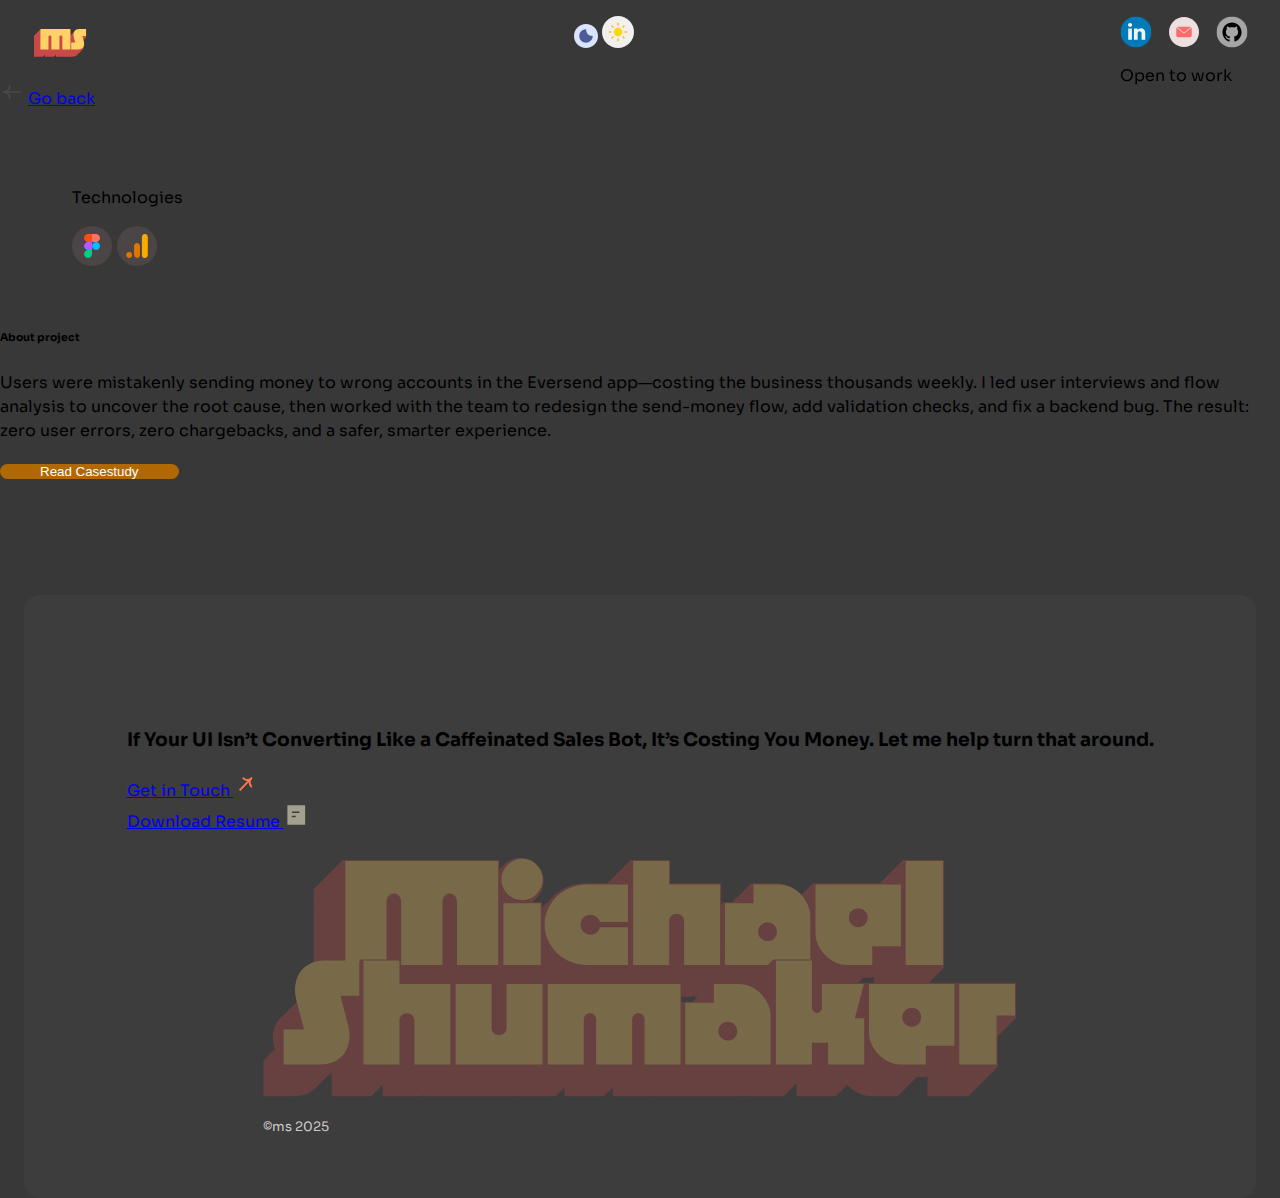
<file: F_project_1.html>
<!DOCTYPE html>
<html lang="en">
<head>
    <meta charset="UTF-8">
    <meta name="viewport" content="width=device-width, initial-scale=1.0">
    <title>Project1</title>

    <link rel="apple-touch-icon" sizes="180x180" href="/Favicons/apple-touch-icon.png">
    <link rel="icon" type="image/png" sizes="32x32" href="/Favicons/favicon-32x32.png
    ">
    <link rel="icon" type="image/png" sizes="16x16" href="/Favicons/favicon-16x16.png">

    <link rel="manifest" href="/site.webmanifest">

    <link rel="stylesheet" href="Project_page.css" />
    <link rel="stylesheet" href="F_project.css" />
    <link rel="stylesheet" href="animation.css"/>


</head>
<body>
    <main>
      <nav> 
        <ul class="navContainer">
          <li class="Mslogo">
            <a href="/index.html" target="_blank" rel="noopener   noreferrer">
              <img src="/Images/MS_Logo.svg" alt="Logo" />
             </a>
          </li>

          <input type="checkbox" id="theme-switcher" hidden aria-hidden="true">
            <label for="theme-switcher" class="theme-btn" aria-label="Toggle dark mode">
              <span class="theme-icon">
                <img src="/Icons/Theme/Dark_fill.svg" alt="Dark mode" class="dark-icon">
                <img src="/Icons/Theme/Light_fill.svg" alt="Light mode" class="light-icon">
              </span>
            </label>

          <div class="socials">
            <!-- social links  -->
            <div class="social-links">
              
              <a href="https://www.linkedin.com/in/michael-shumaker-ms/" target="_blank" rel="noopener noreferrer">
                <img  class="social-icon" src="/Icons/LinkendIn_circle.svg" alt="linkedin icon button" />
              </a>

              <a href="mailto:mshumaker.ms@gmail.com"
                target="_blank" rel="noopener noreferrer">
                <img class="social-icon emailIcon" src="/Icons/Email_Icon.svg" alt="Email icon button" />
                  
              </a>
      
              <a href="https://github.com/16pxMs/"        target="_blank" rel="noopener noreferrer">
                  <img  class="social-icon" src="/Icons/GITHUB.svg" alt="Github icon button" />
              </a>
            </div>
  
            <div class="workStatusContainer">
              <div class="ring-container">
                <div class="ringring"></div>
                <div class="circle"></div>
              </div>

              <p class="workstatusText">Open to work</p>
            </div>

          </div>

        </ul>

      </nav>

      <section class="backBtnWrapper">
        <img src="/Icons/BackArrow.svg" class="backIcon" alt="back icon"/> 
        <a href="/index.html" target="_parent" rel="noopener   noreferrer">
         <span class="bckBtn"> Go back </span>
        </a>
        
      </section>

      <section class="projectContentContainer">
        <div class="aboutProject">

          <div id="project-display">
            <h1>
                <span id="project-id"></span>
                <span id="project-title"></span>
            </h1>
            <div class="projectTechnologies">
              <p class="technologies">Technologies</p>
              <div class="technologyImages">
                <img src="/Icons/Technologies/Figma.svg" alt="figma icon" class="figma techLogo"/>
                
                <img src="/Icons/Technologies/Google annalytics.svg" alt="Google Analytics" class="googleAnalytics techLogo" />
              </div>
              
            </div>
          </div>
  
  
          <div class="projectDetails">
            <h6 class="projectAboutTitle">About project</h6>
            <p class="detailCopy">
              Users were mistakenly sending money to wrong accounts in the Eversend app—costing the business thousands weekly. I led user interviews and flow analysis to uncover the root cause, then worked with the team to redesign the send-money flow, add validation checks, and fix a backend bug. The result: zero user errors, zero chargebacks, and a safer, smarter experience.
              
            </p>
  
            <!-- <div class="projectLinkButton">
             <a href="" target="_blank" class="projectLink">drive.com</a>
             <img src="/Icons/arrow_outward_24dp_E3E3E3_FILL0_wght400_GRAD0_opsz24.svg" class="redirectIcon" />
            </div> -->
          </div>
        
  
        </div>
  
        
    

     
      <!-- button page navigation -->

      <section class="projectButtomNav">
        
        <button class="readcasestudyBtn">
          Read Casestudy
        </button>

      </section>
      
        
      <footer class="footer">

        <div class="footerConversionWrapper">
          <h3 class="footerConversionCopy">
            If Your UI Isn’t Converting Like a Caffeinated Sales Bot, It’s Costing You Money. Let me help turn that around.
      
          </h3>

          <div class="footerCTA">
            <div class="getInTouchWrapper">
              <a href="mailto:mshumaker.ms@gmail.com?  subject=Fix%20My%20UI" class="getInTouch cta-button">
                Get in Touch
              </a>

              <img src="/Icons/Arrow_redirect.svg" class="redirectIcon"/> 

            </div>
            

            <div class="resumeWrapper">
              <a href="https://drive.google.com/uc?export=download&id=1uHDQ16A-S-M0Vs9ILMzFKjZ0tNRaa5qe" 
                 class="resume-button"
                 target="_blank"
                 rel="noopener noreferrer"
                 onclick="setTimeout(() => { window.location.href = this.href }, 500); return false;">
                Download Resume
              </a>
              <img src="/Icons/Document.svg" class="resumeIcon" alt="Document icon"/> 
            </div>
            
          </div>
        </div>

        <div class="copyrightWrapper">
          
          <img class="footerImage" src="/Icons/Michael_Footer_Img.svg">
  
          <p class="footerCopyright"> ©ms 2025 </p>
        </div>
       

      </footer>

  


    </main>
    <script src="project_data.js"></script>
    <script src="projects.js"></script>
    <script src="animation.js"></script>
      
</body>
</html>
</file>
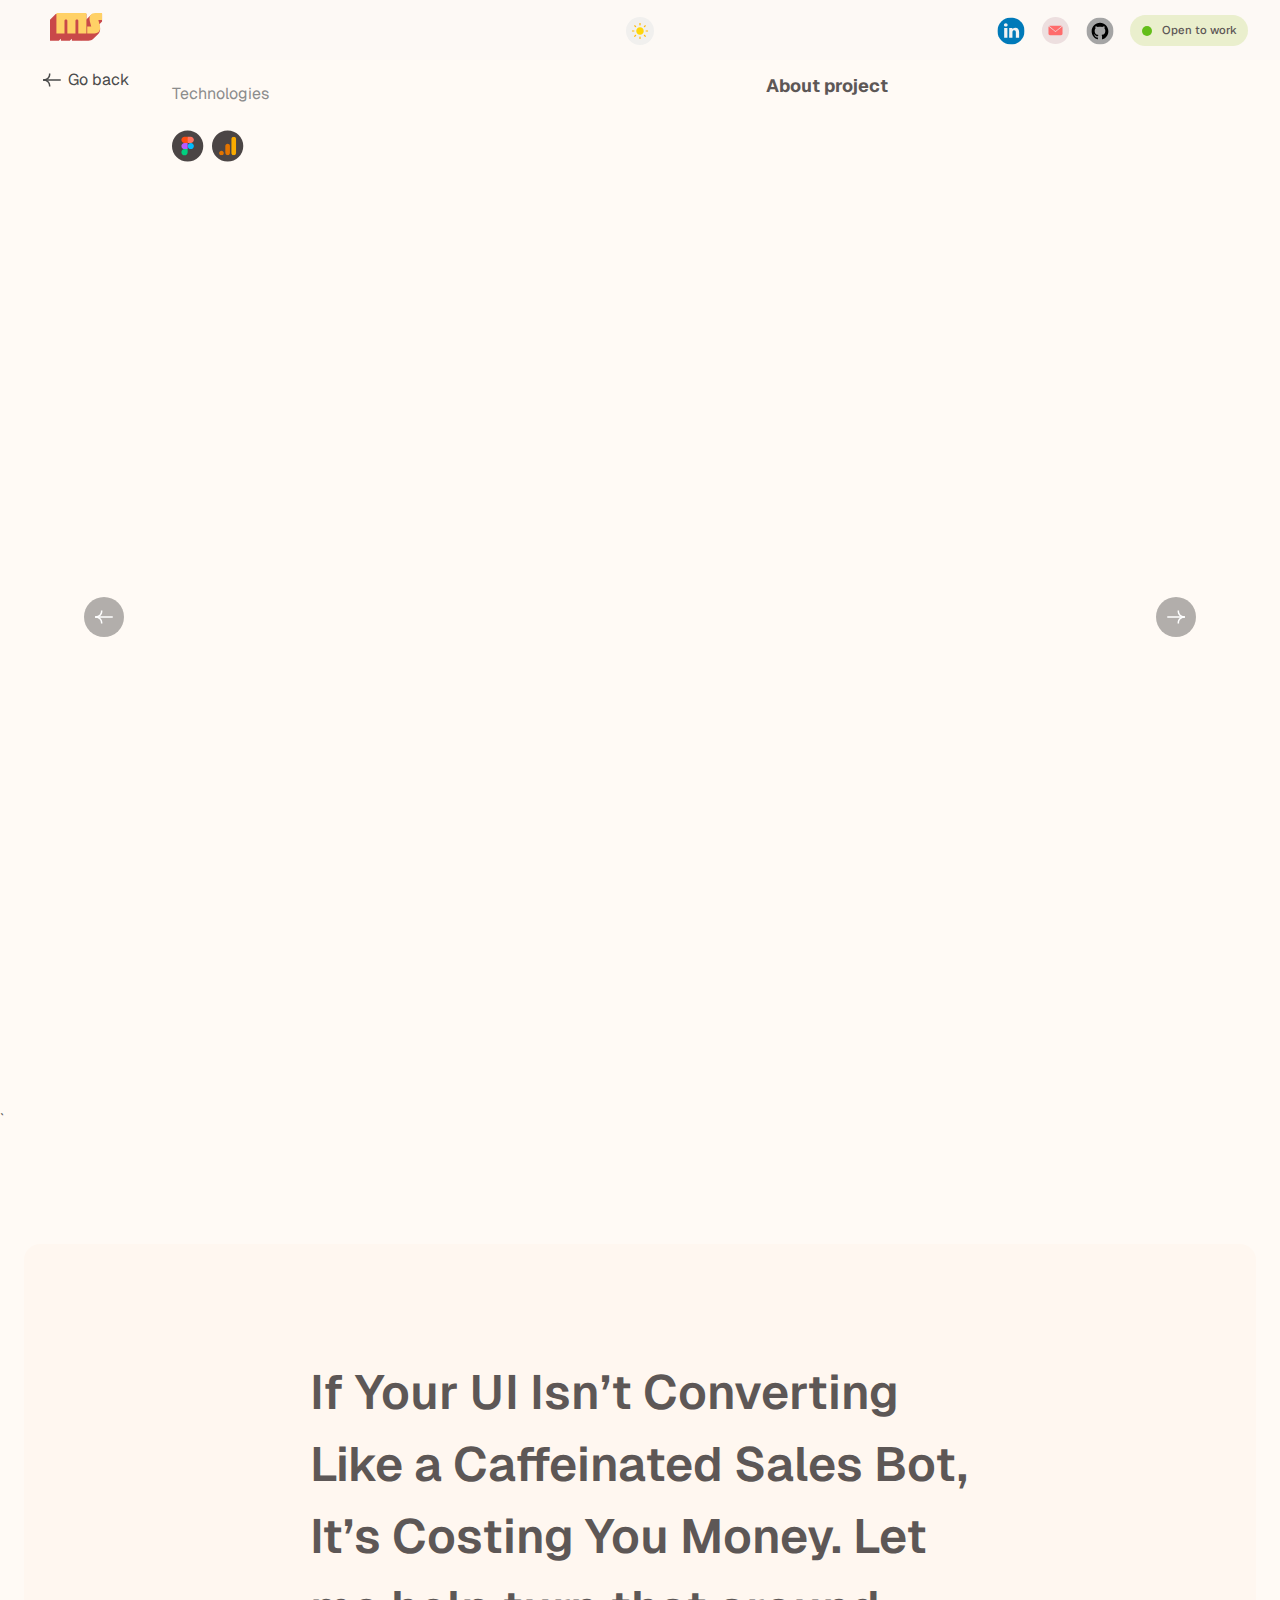
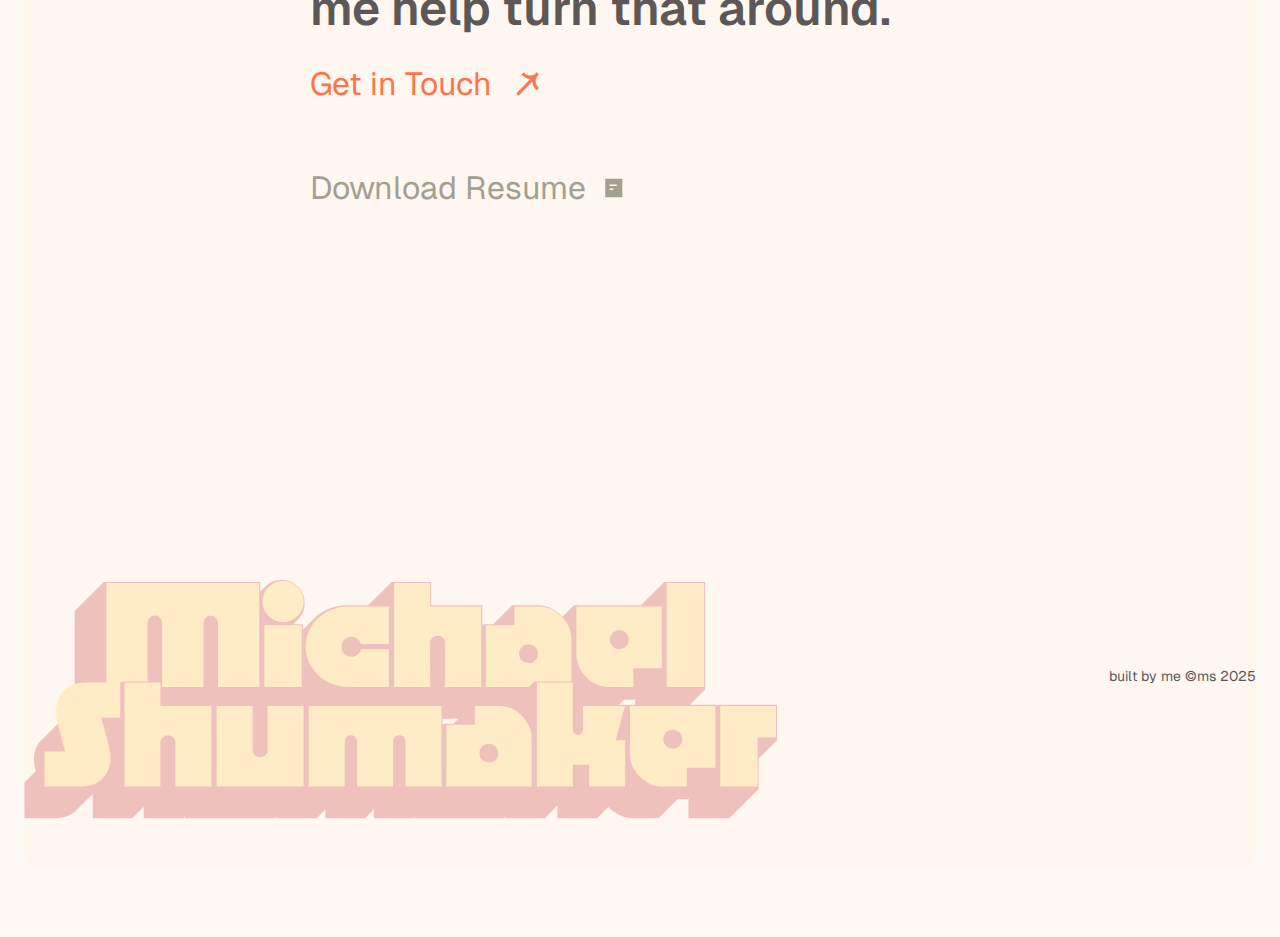
<file: gallery_project.html>
<!DOCTYPE html>
<html lang="en">
  <head>
    <!-- Google tag (gtag.js) -->
    <script async src="https://www.googletagmanager.com/gtag/js?id=G-Y16V58EBF5"></script>
    <script>
      window.dataLayer = window.dataLayer || [];
      function gtag(){dataLayer.push(arguments);}
      gtag('js', new Date());

      gtag('config', 'G-Y16V58EBF5');
    </script>
      <meta charset="UTF-8">
      <meta name="viewport" content="width=device-width, initial-scale=1.0">
      <title>Project1</title>

      <link rel="apple-touch-icon" sizes="180x180" href="/Favicons/apple-touch-icon.png">
      <link rel="icon" type="image/png" sizes="32x32" href="/Favicons/favicon-32x32.png
      ">
      <link rel="icon" type="image/png" sizes="16x16" href="/Favicons/favicon-16x16.png">

      <link rel="manifest" href="/site.webmanifest">

      <link rel="stylesheet" href="gallery_project.css" />
      <link rel="stylesheet" href="animation.css"/>


  </head>
  <body>
      <main>
        <nav> 
          <ul class="navContainer">
            <li class="Mslogo">
              <a href="/index.html" target="_blank" rel="noopener   noreferrer">
                <img src="/Images/MS_Logo.svg" alt="Logo" />
              </a>
            </li>

            <input type="checkbox" id="theme-switcher" hidden aria-hidden="true">
              <label for="theme-switcher" class="theme-btn" aria-label="Toggle dark mode">
                <span class="theme-icon">
                  <img src="/Icons/Theme/Dark_fill.svg" alt="Dark mode" class="dark-icon">
                  <img src="/Icons/Theme/Light_fill.svg" alt="Light mode" class="light-icon">
                </span>
              </label>

            <div class="socials">

              <!-- social links  -->
              <div class="social-links">
                
                <a href="https://www.linkedin.com/in/michael-shumaker-ms/" target="_blank" rel="noopener noreferrer">
                  <img  class="social-icon" src="/Icons/LinkendIn_circle.svg" alt="linkedin icon button" />
                </a>

                <a href="mailto:mshumaker.ms@gmail.com"
                  target="_blank" rel="noopener noreferrer">
                  <img class="social-icon emailIcon" src="/Icons/Email_Icon.svg" alt="Email icon button" />
                    
                </a>
        
                <a href="https://github.com/16pxMs/"        target="_blank" rel="noopener noreferrer">
                    <img  class="social-icon" src="/Icons/GITHUB.svg" alt="Github icon button" />
                </a>
              </div>
    
              <div class="workStatusContainer">
                <div class="ring-container">
                  <div class="ringring"></div>
                  <div class="circle"></div>
                </div>

                <p class="workstatusText">Open to work</p>
              </div>

            </div>

          </ul>

        </nav>

        <section class="backBtnWrapper">
          <img src="/Icons/BackArrow.svg" class="backIcon" alt="back icon"/> 
          <a href="/index.html" target="_parent" rel="noopener   noreferrer">
          <span class="bckBtn"> Go back </span>
          </a>
          
        </section>

        <section class="projectContentContainer">
          <div class="aboutProject">

            <div id="project-display">
              <h1>
                  <span id="project-id"></span>
                  <span id="project-title"></span>
              </h1>
              <div class="projectTechnologies">
                <p class="technologies">Technologies</p>
                <div class="technologyImages">
                  <img src="/Icons/Technologies/Figma.svg" alt="figma icon" class="figma techLogo"/>
                  
                  <img src="/Icons/Technologies/Google annalytics.svg" alt="Google Analytics" class="googleAnalytics techLogo" />
                </div>
                
              </div>
            </div>
    
    
            <div class="projectDetails">
              <h6 class="projectAboutTitle">About project</h6>
              <p class="detailCopy">
                
              </p>
            </div>
          
    
          </div>
        </section>



        <section class="project-gallery-section">
          <div id="project-gallery-container" class="carousel-container">
            <button class="carousel-button prev" aria-label="Previous image">
              <img src="/Icons/Arrow_left.svg" alt="Previous">
            </button>
            
            <div class="carousel-track-container">
              <div class="carousel-track"></div>
            </div>
            
            <button class="carousel-button next" aria-label="Next image">
              <img src="/Icons/arrow_right.svg" alt="Next">
            </button>
          </div>

          
          
          <!-- Thumbnail preview container -->
          <div class="thumbnail-preview-container">
            <div class="thumbnail-track"></div>
          </div>
        </section>`




        <footer class="footer">

          <div class="footerConversionWrapper">
            <h3 class="footerConversionCopy">
              If Your UI Isn’t Converting Like a Caffeinated Sales Bot, It’s Costing You Money. Let me help turn that around.
        
            </h3>

            <div class="footerCTA">
              <div class="getInTouchWrapper">
                <a href="mailto:mshumaker.ms@gmail.com?  subject=Fix%20My%20UI" class="getInTouch cta-button">
                  Get in Touch
                </a>

                <img src="/Icons/Arrow_redirect.svg" class="redirectIcon"/> 

              </div>
              

              <div class="resumeWrapper">
                <a href="https://drive.google.com/uc?export=download&id=1uHDQ16A-S-M0Vs9ILMzFKjZ0tNRaa5qe" 
                  class="resume-button"
                  target="_blank"
                  rel="noopener noreferrer"
                  onclick="setTimeout(() => { window.location.href = this.href }, 500); return false;">
                  Download Resume
                </a>
                <img src="/Icons/Document.svg" class="resumeIcon" alt="Document icon"/> 
              </div>
              
            </div>
          </div>

          <div class="copyrightWrapper">
            
            <img class="footerImage" src="/Icons/Michael_Footer_Img.svg">
    
            <p class="footerCopyright"> built by me ©ms 2025 </p>
          </div>
        

        </footer>

    
          
      
    

          
        
    


      </main>
      <script src="project_data.js"></script>
      <script src="projects.js"></script>
      <script src="projectGallery.js"></script>
      <script src="animation.js"></script>
    
        
  </body>
</html>
</file>
<file: Project_page.css>
@import url('https://fonts.googleapis.com/css2?family=Outfit:wght@100..900&family=Sora:wght@100..800&display=swap');


*, 
*::before,
*::after  {
  box-sizing: border-box;
}

:root {
  font-size: 100%;

}


body {
  margin: 0;
  font-family: 'Sora', sans-serif;
  line-height: 1.5;
}

main {
  width: 100%;
  min-height: 100vh;
  background-color: #383838;
  position: relative;
  overflow: hidden;
  padding-top: 80px;
  z-index: 1;
}

/* Top navigation */

nav {
  width: 100%;
  height: 60px;
  margin: 0 0 3em 0;
  padding: 0 2em;
  position: fixed;
  top: 0;
  left: 0;
  z-index: 1000;
  background-color: rgba(56, 56, 56, 0.243); 
  backdrop-filter: blur(5px); 
  transition: all 0.3s ease; 
}

.navContainer {
  display: flex;
  justify-content: space-between;
  width: 100%;
  padding: 0;
}
  
.Mslogo {
  list-style-type: none;
}

.statusContainer {
  color: hsl(0, 0%, 100%);
  background-color: #97959577;
  padding: 0.4em 1em;
  font-size: 0.875em;
  border-radius: 4px;
}
  
.workStatus {
  display: flex;
  align-items: center;
  gap: 1.5em;
}
  
  /* Social links */
  
.social-links {
display: flex;
gap: 1em;
height: 32px;
}
  
.social-icon {
  transition: transform 0.3s ease;
  width: 32px;  /* Set a consistent width */
  height: 32px; /* Set a consistent height */
  display: block;
}
  
.social-icon:hover {
  transform: scale(1.1);
} 
  
 

  


/* ===== PROJECT PAGE STYLES ===== */
#project-display {
  padding: 2rem;
  max-width: 1200px;
  margin: 0 auto;
}
  
#project-id {
  display: flex;
  font-size: 1.2rem;
  font-weight: 500;
  color: hsl(0, 0%, 100%); 
}
  
#project-title {
  font-size: 2.5rem;
  font-weight: 800;
  color: #dedede;  
}

.projecrButtomNav {
  display: flex;
  justify-content: space-between;
  margin: 1em;
  padding: 0 2em;
  position: relative;
}

.previousBtn, .nextBtn {
border-bottom: solid 3px transparent;
font-size: 16px;
color: hsl(0, 0%, 100%);
cursor: pointer;
padding-bottom: 5px;
position: relative;
}

.previousBtn:hover, .nextBtn:hover {
  border-bottom: solid 3px white;
}

.readcasestudyBtn {
  background-color: hsl(35, 96%, 35%);
  border: none;
  border-radius: 24px;
  color: hsl(0, 0%, 100%);
  padding: 0 3em;
}


/* Responsive Adjustments */
@media (max-width: 768px) {
  #project-id, 
  #project-title {
    font-size: 1.8rem;
  }
  
  .project-content {
    padding: 1.5rem;
  }
}
  












































/* FOOTER */

.footer {
    display: flex;
    flex-direction: column;
    align-items: center;
    margin: 7em 01.5em 0 1.5em;
    padding: 7em 0 3em 0;
    border-radius: 16px;
    background-color: hsl(0, 0%, 24%);
    
  }
  
  .footerCopyright, .footerBragCopy  {
    color: hsl(0, 0%, 80%);
  }
  
  .footerCopyright {
    font-size: small;
  }
</file>
<file: F_project.css>
`
</file>
<file: animation.css>
/* Page transition animation styles - Only for the transition between pages */
.page-transition-overlay {
    position: fixed;
    bottom: 0;
    left: 0;
    width: 100%;
    height: 0;
    background-color: hsl(189, 51%, 7%);
    z-index: 1000;
    transition: height 0.8s cubic-bezier(0.86, 0, 0.07, 1);
    overflow: hidden;
  }
  
  .page-transition-overlay.active {
    height: 100%;
    top: auto; 
    bottom: 0; 
  }
  
  .project-transition-info {
    position: absolute;
    top: 50%;
    left: 50%;
    transform: translate(-50%, -50%);
    text-align: center;
    opacity: 0;
    transition: opacity 0.6s cubic-bezier(0.32, 0, 0.67, 0) 0.2s;
  }
  
  .page-transition-overlay.active .project-transition-info {
    opacity: 1;
    transition-delay: 0.2s;
  }
  
  .transition-project-id {
    display: block;
    font-size: 1.5rem;
    margin-bottom: 0.5rem;
    color: hsl(0, 0%, 90%);
  }
  
  .transition-project-title {
    font-size: 2.5rem;
    margin: 0;
    color: hsl(0, 0%, 100%);
  }


/* pulse animation */
@keyframes pulsate {
    0% { transform: scale(0.6); opacity: 0; }
    50% { opacity: 0.8; }
    100% { transform: scale(1.2); opacity: 0; }
  }
</file>
<file: gallery_project.css>
@import url('https://fonts.googleapis.com/css2?family=Geist:wght@100..900&display=swap');



*, 
*::before,
*::after  {
  box-sizing: border-box;
}

:root {
  font-size: 100%;

  /* variables */

  /* Light theme variables */
  --brand-color: hsl(6, 100%, 62%);

  /* Background colors */
  --bg-color: hsl(29, 100%, 98%) ;
  --bg-button-primary: hsl(13, 100%, 65%);
  --bg-btn-sec: hsl(50, 10%, 60%);
  --btn-hover-sec: hsl(49, 14%, 69%);
  --bg-footer: hsl(30, 100%, 97%);

  /* circle blinker animation */
  --bg-color-circleblinker: hsl(93, 77%, 42%);
  --bg-badge:hsl(69, 52%, 87%);
  --text-badge: hsl(85, 36%, 35%);

  /* Text colors */
  --text-color: hsl(14, 4%, 35%);
  --text-button-primary: hsl(0, 0%, 100%);
  --text-white: hsl(0, 0%, 100%);
  --text-color-eversend: hsl(243, 99%, 65%);
  --text-color-grey: hsl(0, 0%, 55%);
  --text-color-black: hsl(0, 0%, 29%);
  --text-metrics: hsl(0, 0%, 29%);
  --text-brand: var(--brand-color);

  /* UI elements */
  --grid-color: hsl(68, 52%, 91%);
  --nav-bg: hsla(0, 0%, 97%, 0.243);
  --footer-bg: hsl(187, 0%, 95%);
  
  /* Borders */
  --border-text: hsl(189, 51%, 7%);
  --border-link-eversend: hsl(0, 0%, 28%);
  --border-link-grey: hsl(0, 0%, 29%);

  /* Shadows */
  --boxshadow-button: hsl(0, 0%, 12%);

  

}

.dark-mode {
  /* Dark theme variables */
  --brand-color: hsl(6, 100%, 72%); 

  /* Background colors */
  --bg-color: hsl(230, 15%, 16%); 
  --bg-button-primary: hsl(13, 100%, 65%); 
  --bg-btn-sec: hsl(50, 10%, 60%); 
  --btn-hover-sec: hsl(230, 15%, 50%);
  --bg-footer: hsl(230, 15%, 12%); 

  /* circle blinker animation */
  --bg-color-circleblinker: hsl(93, 77%, 52%); 
  --bg-badge: hsl(230, 20%, 25%); 
  --text-badge: hsl(85, 60%, 70%); 

  /* Text colors */
  --text-color: hsl(0, 0%, 85%); 
  --text-button-primary: hsl(0, 0%, 100%); 
  --text-white: hsl(0, 0%, 100%); 
  --text-color-eversend: hsl(243, 99%, 75%); 
  --text-color-grey: hsl(0, 0%, 70%);
  --text-color-black: hsl(0, 0%, 100%);
  --text-metrics: hsl(0, 0%, 100%); 
  --text-brand: var(--brand-color);

  /* UI elements */
  --grid-color: hsl(230, 15%, 25%); 
  --nav-bg: hsla(227, 15%, 12%, 0.243); 
  --footer-bg: hsl(230, 15%, 10%); 
  

  /* Borders */
  --border-text: hsl(189, 51%, 85%); 
  --border-link-eversend: hsl(0, 0%, 60%);
  --border-link-grey: hsl(0, 0%, 50%);

  /* Shadows */
  --boxshadow-button: hsl(230, 20%, 25%);
 
}


body {
  margin: 0;
  font-family: 'Geist',  sans-serif;
  line-height: 1.5;
  background: var(--bg-color);
  color: var(--text-color);
  transition: background-color 0.5s, color 0.5s;
  padding-bottom: 70px; 
}

/* Theme switcher styling */

.dark-icon, .light-icon {
  width: 32px;
  height: 32px;
  padding: 2px;
  transition: opacity 0.3s ease, transform 0.3s ease;
}

.dark-icon:hover, 
.light-icon:hover {
  transform: scale(1.1);
}


/* Theme icon visibility */
.dark-icon {
  display: none; 
}

.light-icon {
  display: block; 
}

.dark-mode .dark-icon {
  display: block; 
}

.dark-mode .light-icon {
  display: none; 
}

/* Main container */
.main-container {
  width: 100%;
  min-height: 100vh;
  position: relative;
  overflow: hidden;
  padding-top: 80px;
  padding-bottom: 100px;
  z-index: 1;
}

h1, 
h2, 
h3, 
h4, 
h5, 
h6,
li {
  color: var(--text-color);
  margin: 0;
}

.sectionContainer, .listContainer {
  margin: 0 0 2em 0;
}

p {
  color: var(--text-color);
  margin: 0 0 1.5em 0;
}

figure {
  margin: 0;
} 


figcaption {
  font-style: italic;
  color: var(--text-color-grey);
  margin: 0 0 2em 0;
}

/* Top navigation */
 
nav {
  width: 100%;
  height: 60px;
  margin: 0;
  padding: 0 2em;
  position: fixed;
  top: 0;
  left: 0;
  z-index: 1000;
  background-color: var(--nav-bg);
  backdrop-filter: blur(5px); 
  transition: all 0.3s ease; 
}

.navContainer {
  display: flex;
  justify-content: space-between;
  align-items: center;
  width: 100%;
  margin: 0;
  position: relative;
}

.theme-btn {
  position: absolute;
  left: 50%;
  transform: translateX(-50%);
  cursor: pointer;
}

ul {
  margin: 0;
  padding-left: 1em;
}


.Mslogo {
  list-style-type: none;
  margin-right: auto;
}

/* socail icons */

.socials {
  display: flex;
  align-items: center;
  margin-left: auto;
}

.social-links {
  display: flex;
  align-items: center;
  gap: 1em;
  list-style: none; 
  padding: 0;
  margin: 0 1em 0 0;
}


.social-icon  {
  transition: transform 0.3s ease;
  width: 28px;  
  height: 28px; 
  display: block;
}

.social-links a:hover .social-icon {
  transform: scale(1.1);
  opacity: 100;
}

.emailIcon {
  width: 29px;  
  height: 29px;
}



/* Badge */

.ring-container {
  position: relative;
  width: 25px;
  height: 25px;
  display: flex;
  align-items: center;
  justify-content: center;
}

.circle {
  width: 10px;
  height: 10px;
  background-color: var(--bg-color-circleblinker);
  border-radius: 50%;
  position: absolute;
  z-index: 2;
}


.ringring {
  border: 2px solid var(--bg-color-circleblinker);
  border-radius: 50%;
  width: 16px;
  height: 16px;
  position: absolute;
  animation: pulsate 1.5s ease-out infinite;
  opacity: 0;
  z-index: 1;
}

.workStatusContainer {
  color: var(--text-badge);
  background-color: var(--bg-badge);
  padding: 0.2em 0.8em 0.2em 0.3em;
  font-size: 0.875em;
  border-radius: 24px;
  display: flex;
  align-items: center;
  gap: 0.2em;
  white-space: nowrap;
}

.workstatusText {
  margin: 0;
  font-size: 0.8125em;
  font-weight: 500;
}


/* back button */

.backBtnWrapper {
  display: flex;
  align-items: center;
  gap: 0.25em;
  margin: 0;
  padding: 0 2.5em;
  position: fixed;
  top: 60px;
  text-decoration: none;
  cursor: pointer;
  position: relative;
}

.bckBtn, a {
  border: none;
  padding: 0.5em 0;
  color: var(--text-color-black);
  text-decoration: none;
  transition: width 0.4s ease-out;
  cursor: pointer;
  position: relative;
  transition: transform 0.4s ease-out;
  
}

.bckBtn:hover {
  transform: translateX(4px)
}

.backBtnWrapper::after {
  content: '';
  position: absolute;
  bottom: 0;
  left: 0;
  width: 0;
  height: 2px;
  background-color: var(--bg-btn-sec);
  transition: width 0.4s ease-out;
  z-index: 1;
}

.backBtnWrapper:hover::after {
  width: fit-content;
}

.backBtnWrapper:hover .bckBtn {
  transform: translateX(4px);
}

.backIcon {
  transition: transform 0.4s ease-out;
}

.backBtnWrapper:hover .backIcon {
  transform: translateX(-4px);
}


/*  PROJECT PAGE STYLES */

.projectContentContainer {
  max-width: 1000px;
  margin: 0 auto;
  padding: 0 2rem;
}

.aboutProject {
  display: flex;
  justify-content: space-between;
  gap: 5rem;
  margin: 2rem 0 5rem 0;
  width: 100%;
}


#project-display {
  flex: 3;
  max-width: none; 
}


#project-id {
  display: flex;
  font-size: 1.2rem;
  font-weight: 500;
  color: var(--text-color); 
  margin-bottom: 0.5em;
}
  
#project-title {
  font-size: 2.5rem;
  font-weight: 800;
  color: var(--text-color);  
}

.projectTechnologies {
  display: flex;
  flex-direction: column;
}

.technologies {
  color: var(--text-color-grey);
}

.technologyImages {
  display: flex;
  gap: 0.5em;
  position: relative;
}

.techLogo {
  width: 32px;
  height: 32px;
}



/* right section */

.projectDetails {
  display: flex;
  flex-direction: column;
  flex: 2; 
  max-width: none;
}

.projectLinkButton {
  display: flex;
  border-bottom: 3px solid transparent;
  width: fit-content;
}

.projectLink {
  color: var(--text-color);
  transition: all 0.3s ease;
  text-decoration: none;
}

.projectLinkButton:hover {
  border-bottom: 3px solid var(--text-color);
}

.projectAboutTitle {
  font-size: 1.125em; 
}


.ProjectImages {
  width: 100%;
  height: auto;
}

.kycSolution {
  width: 800px;
  height: auto;
}

.analysisKYCscreen {
  width: 800px;
  height: auto;
}





/* Carousel Styles */
.project-gallery-section {
  margin: 5rem 0;
  width: 100%;
}

.carousel-container {
  position: relative;
  max-width: 90%;
  margin: 0 auto;
  overflow: hidden;
}

.carousel-track-container {
  overflow: hidden;
  position: relative;
}

.carousel-track {
  display: flex;
  transition: transform 0.5s ease;
  height: 750px; 
}

.carousel-slide {
  min-width: 100%;
  position: relative;
}

.carousel-image {
  width: 100%;
  height: 100%;
  object-fit: contain;
  border-radius: 8px;
}

.carousel-button {
  position: absolute;
  top: 50%;
  transform: translateY(-50%);
  background: rgba(0, 0, 0, 0.3);
  border: none;
  border-radius: 50%;
  width: 40px;
  height: 40px;
  cursor: pointer;
  z-index: 10;
  display: flex;
  align-items: center;
  justify-content: center;
  transition: transform 0.3s ease;
}

.carousel-button:hover {
  background: rgba(0, 0, 0, 0.5);
}

.carousel-button img {
  width: 24px;
  height: 24px;
  filter: invert(1);
}

.carousel-button.prev {
  left: 20px;
}

.carousel-button.next {
  right: 20px;
}

.carousel-indicators {
  display: flex;
  justify-content: center;
  gap: 10px;
  margin-top: 20px;
}

.carousel-indicator {
  width: 12px;
  height: 12px;
  border-radius: 50%;
  background: var(--text-color-grey);
  border: none;
  cursor: pointer;
  transition: transform 0.3s ease;
}

.carousel-indicator.active {
  background: var(--brand-color);
}

.carousel-indicator:hover {
  background: var(--text-color);
}

/* Thumbnail Preview Styles */

.thumbnail-preview-container {
  width: 100%;
  max-width: 800px;
  margin: 20px auto 0;
  overflow: hidden;
  position: relative;
}

.thumbnail-track {
  display: flex;
  justify-content: center;
  gap: 1em;
  transition: transform 0.3s ease;
  padding: 0.5em 0;
}

.thumbnail-item {
  width: 80px;
  height: 60px;
  border-radius: 4px;
  overflow: hidden;
  /* cursor: pointer; */
  opacity: 0.7;
  transition: all 0.3s ease;
  flex-shrink: 0;
}

.thumbnail-item img {
  width: 100%;
  height: 100%;
  object-fit: cover;
}

/* .thumbnail-item:hover {
  opacity: 0.9;
  transform: scale(1.05);
} */

.thumbnail-item.active {
  opacity: 1;
  border: 2px solid var(--brand-color);
  transform: scale(1.1);
}




























/* FOOTER */

.footer {
  display: flex;
  flex-direction: column;
  align-items: center;
  margin: 7em 01.5em 0 1.5em;
  padding: 7em 0 3em 0;
  border-radius: 16px;
  background-color: var(--bg-footer);
  
}

.footerConversionWrapper {
  display: flex;
  align-items: flex-start;
  flex-direction: column;
  margin: 0 0 20em 0;
}

.footerCopyright, .footerConversionCopy {
  color: var(--text-color);
}


.footerConversionCopy {
  text-align: left;
  font-size: 3em;
  font-weight: 600;
  max-width: 660px;

}


.footerCTA {
  display: flex;
  align-items:start;
  flex-direction: column;
  gap: 1em;

}

.getInTouchWrapper {
  display: flex;
  align-items: center;
  gap: 1em;
  position: relative;
  padding-bottom: 0.5em;
}

.getInTouchWrapper::after {
  content: '';
  position: absolute;
  bottom: 0;
  left: 0;
  width: 0;
  height: 4px;
  background-color: var(--bg-button-primary);
  transition: width 0.4s ease-out;
}


.getInTouchWrapper:hover::after {
  width: 100%;
}

.getInTouch {
  color: var(--bg-button-primary);
  font-size: 2em;
  text-decoration: none;
}

.getInTouchWrapper:hover .redirectIcon  {
  transform: translateX(4px);
}

.redirectIcon {
  width: 40px;
  height: 40px;
  transition: transform 0.4s ease-out;
}

.resumeWrapper {
  display: flex;
  align-items: center;
  gap: 1em;
  position: relative;
  padding-bottom: 0.5em;
}

.resumeWrapper::after {
  content: '';
  position: absolute;
  bottom: 0;
  left: 0;
  width: 0;
  height: 4px;
  background-color: var(--bg-btn-sec);
  transition: width 0.4s ease-out;
}

.resumeWrapper:hover::after {
  width: 100%;
}

.resume-button {
  color: var(--bg-btn-sec);
  font-size: 2em;
  text-decoration: none;
}

.resumeIcon {
  width: 24px;
  height: 24px;
  transition: transform 0.4s ease-out;
}

.resumeWrapper:hover .resumeIcon {
  transform: translateX(4px);
}

.copyrightWrapper {
  display: flex;
  align-items: center;
  justify-content: space-between; 
  width: 100%;

}

.footerCopyright {
  font-size: 0.875em;
}



/* Explore More Section */
.explore-more {
  padding: 80px 20px;
  background: var(--bg-color);
}

.explore-grid {
  display: grid;
  grid-template-columns: repeat(auto-fill, minmax(150px, 1fr));
  gap: 20px;
  max-width: 1200px;
  margin: 40px auto 0;
}

.explore-thumb {
  height: 150px;
  border-radius: 8px;
  background-size: cover;
  background-position: center;
  transition: all 0.3s var(--ease-out-expo);
}

.explore-thumb:hover {
  transform: scale(1.03);
}
</file>
